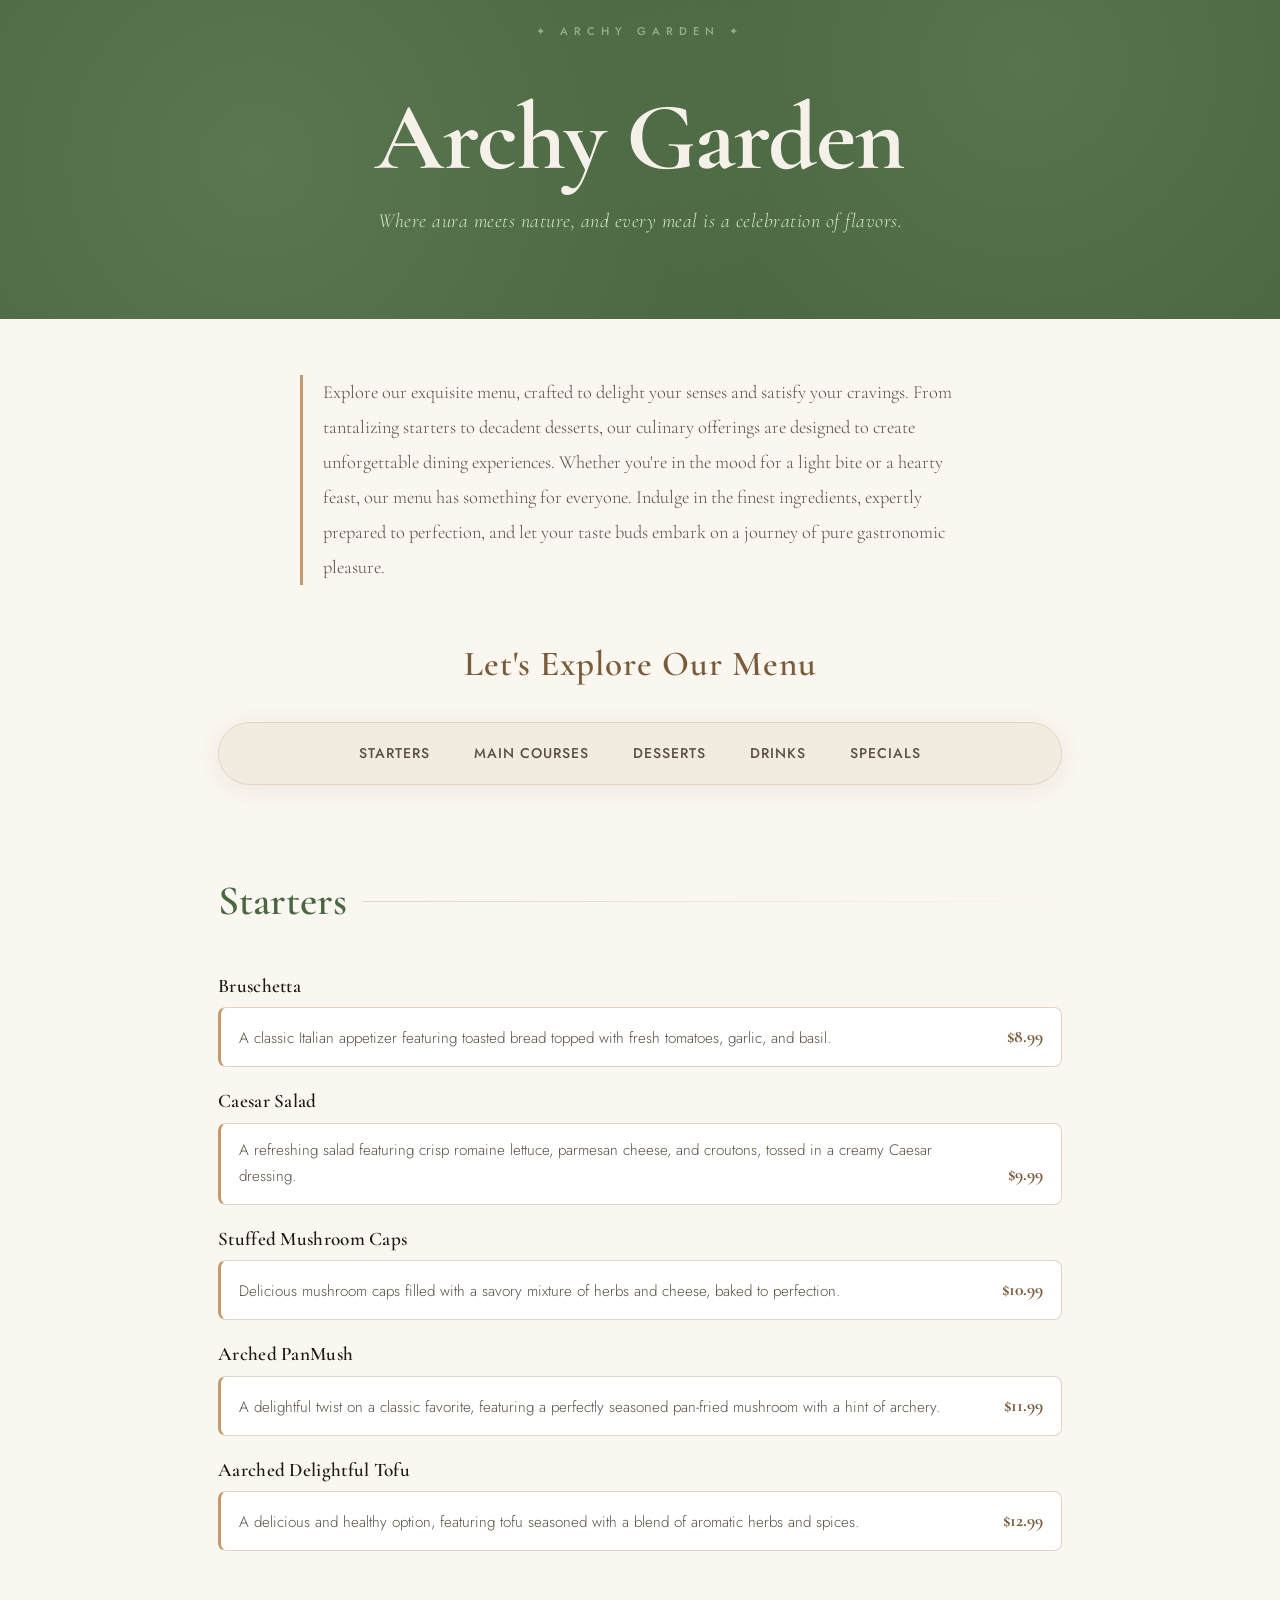
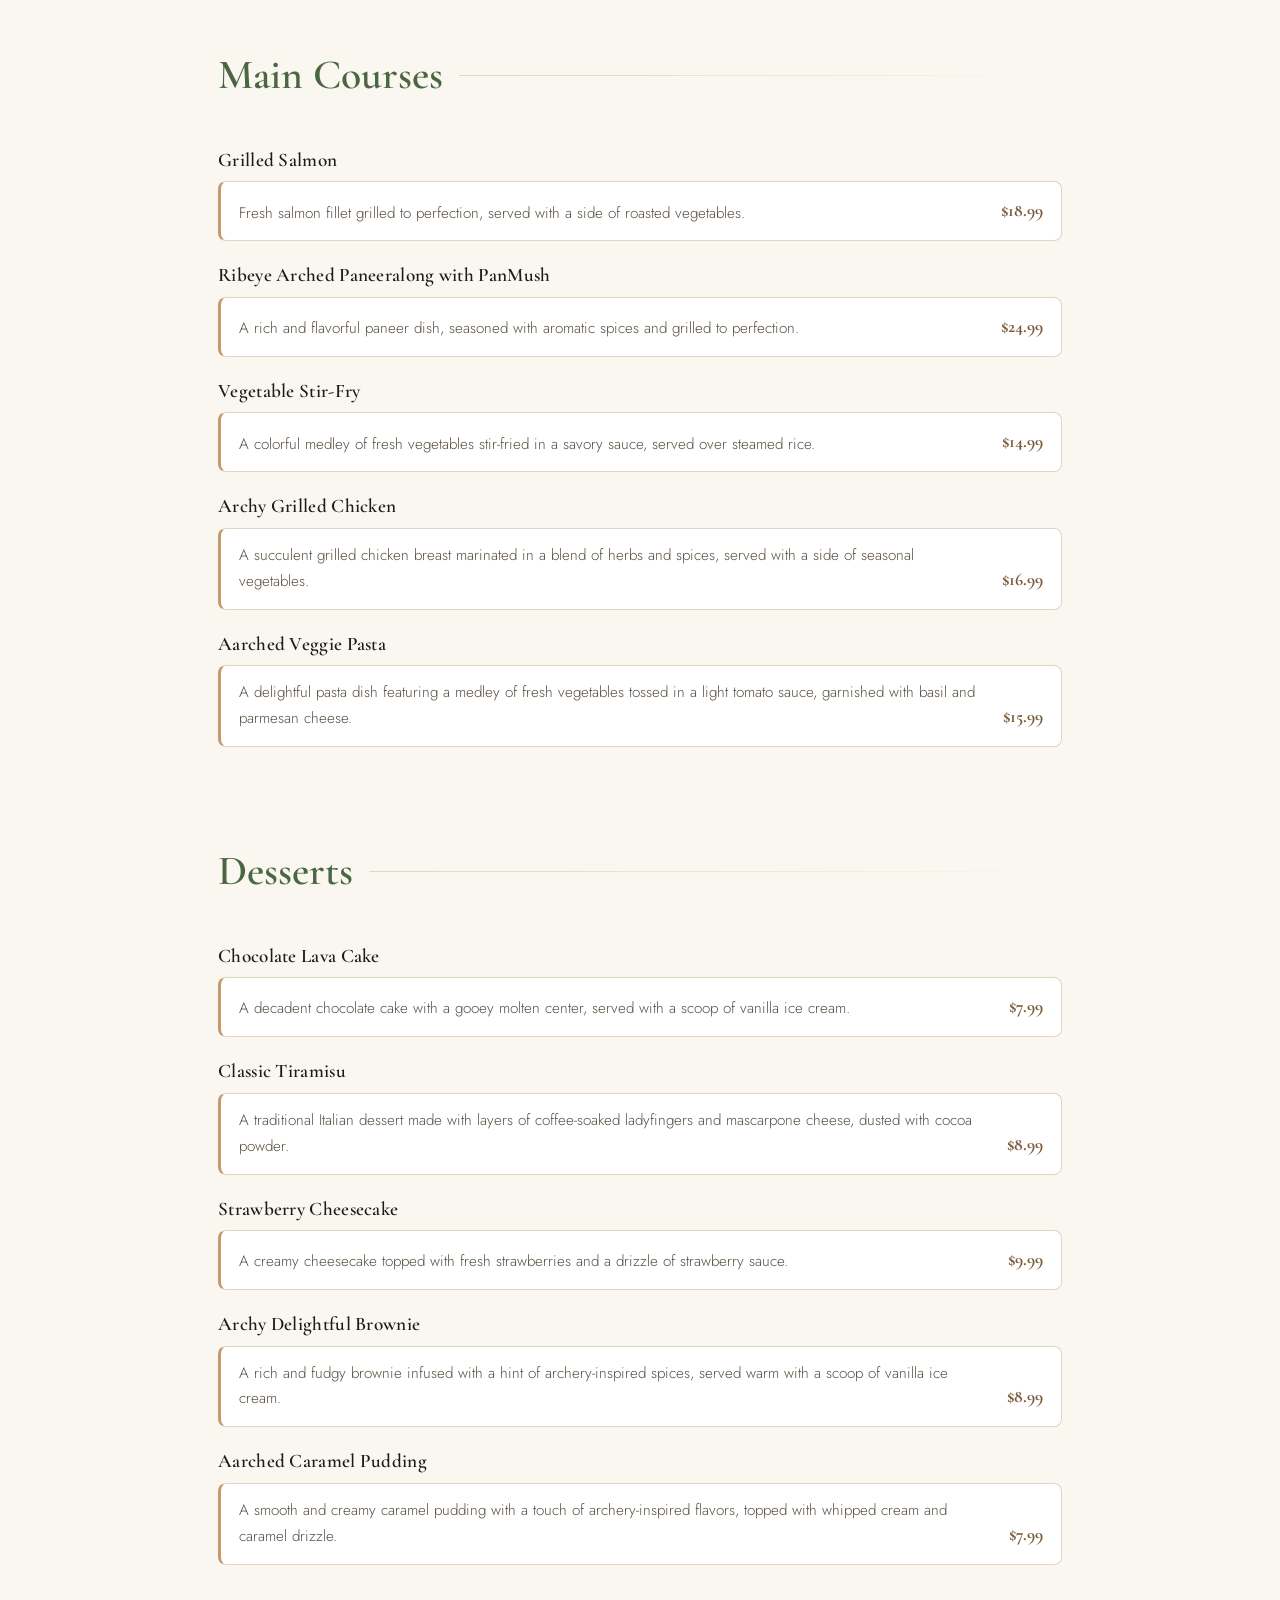
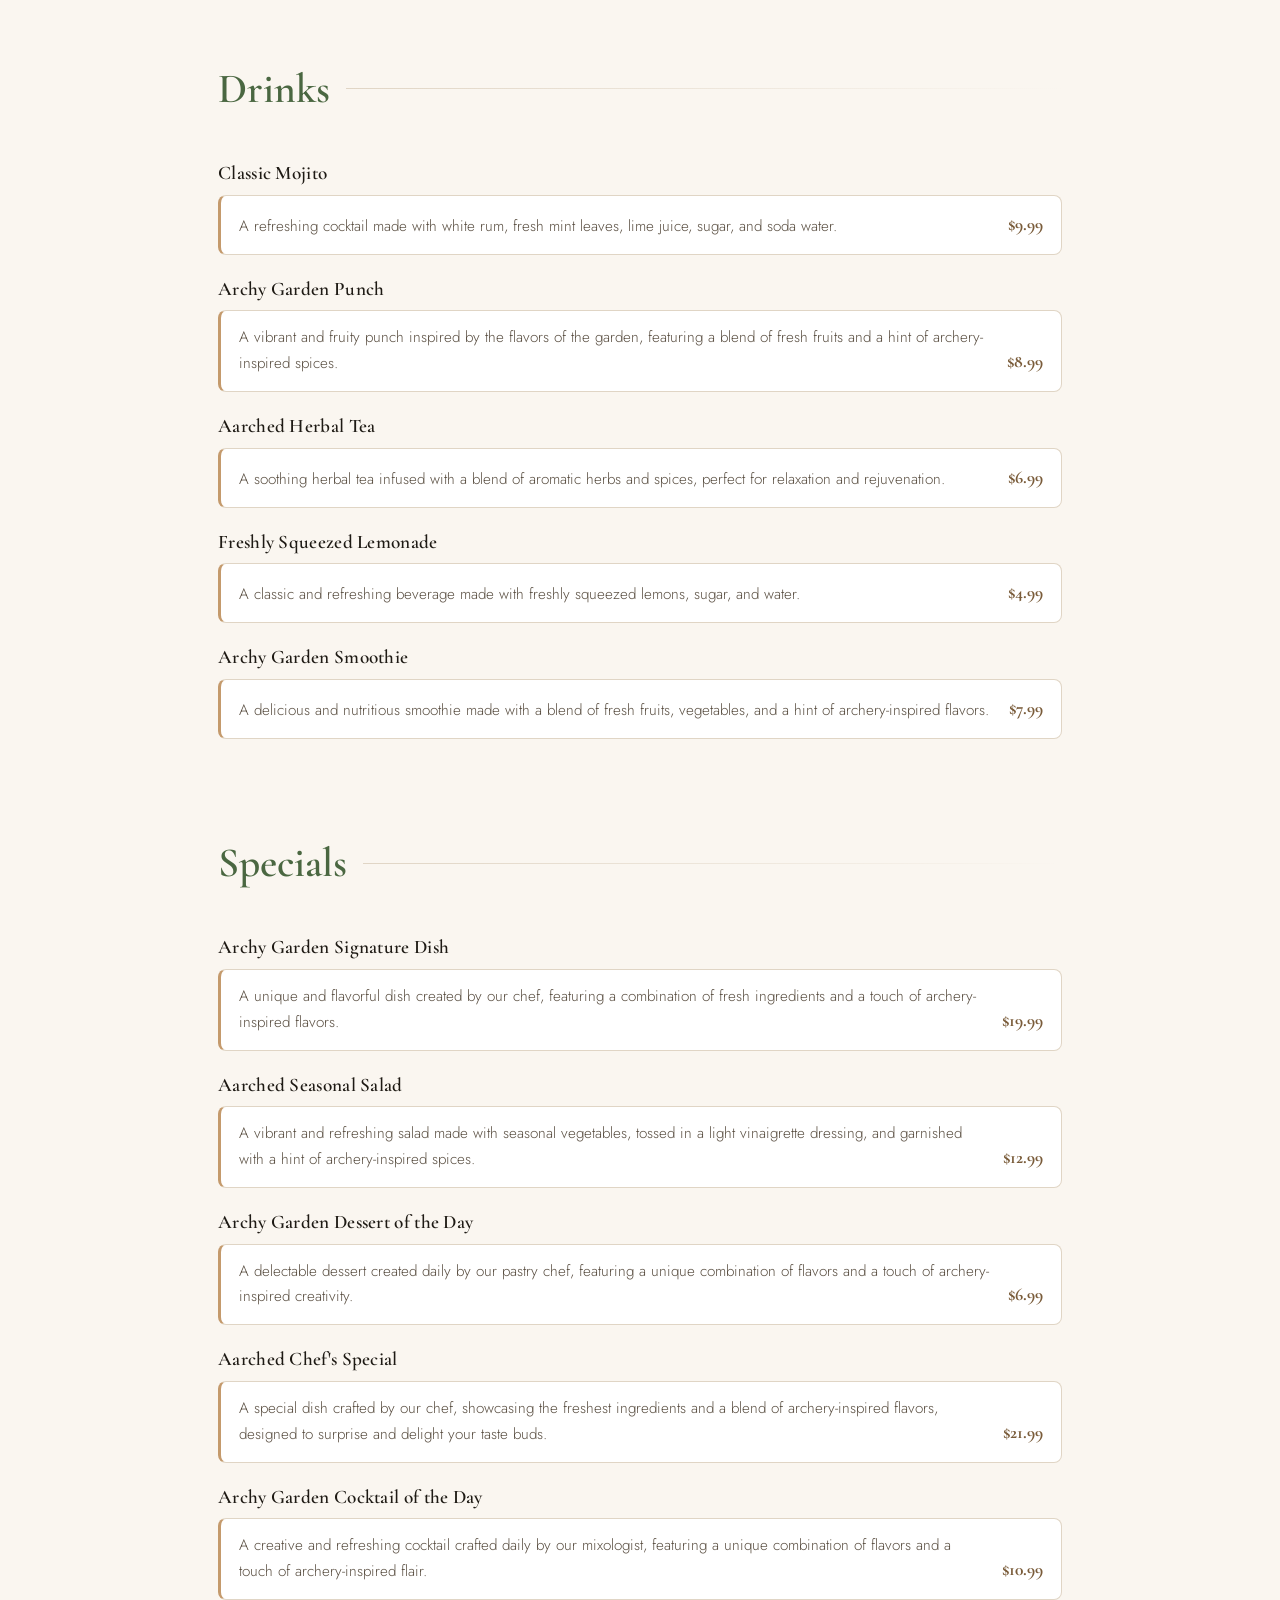
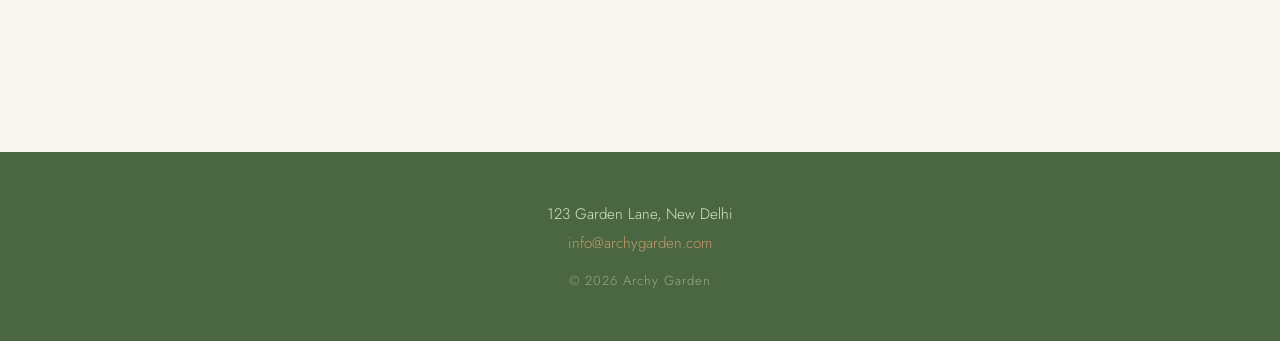
<file: Archy Garden-Menu-Management/index.html>
<!DOCTYPE html>
<html lang="en">

<head>
    <!-- Defines the character encoding for the webpage -->
    <meta charset="UTF-8">

    <!-- Makes the website responsive on different screen sizes -->
    <meta name="viewport" content="width=device-width, initial-scale=1.0">

    <!-- Title of the webpage shown in the browser tab -->
    <title>Hotel Menu Management</title>

    <!-- Links the external CSS stylesheet -->
    <link rel="stylesheet" href="style.css">
</head>

<body>

    <!-- Header section of the website -->
    <header>

        <!-- Main heading / restaurant name -->
        <h1>
            Archy Garden
        </h1>

        <!-- Restaurant tagline or slogan -->
        <p><em>
                Where aura meets nature, and every meal is a celebration of flavors.
            </em></p>
    </header>


    <!-- Main content section starts -->
    <main>

        <!-- Introductory paragraph about the restaurant menu -->
        <p>

            Explore our exquisite menu, crafted to delight your senses and satisfy your cravings.
            From tantalizing starters to decadent desserts, our culinary offerings are designed to create unforgettable
            dining experiences.
            Whether you're in the mood for a light bite or a hearty feast, our menu has something for everyone.
            Indulge in the finest ingredients, expertly prepared to perfection, and let your taste buds embark on a
            journey of pure gastronomic pleasure.

        </p>

        <!-- Menu exploration heading -->
        <h2>Let's Explore Our Menu</h2>

        <!-- Navigation menu for jumping to different sections -->
        <nav>
            <ul>
                <!-- Navigation link to starters section -->
                <li><a href="#starters">Starters</a></li>

                <!-- Navigation link to main courses section -->
                <li><a href="#mains">Main Courses</a></li>

                <!-- Navigation link to desserts section -->
                <li><a href="#desserts">Desserts</a></li>

                <!-- Navigation link to drinks section -->
                <li><a href="#drinks">Drinks</a></li>

                <!-- Navigation link to specials section -->
                <li><a href="#specials">Specials</a></li>
            </ul>
        </nav>

        <!-- Starters menu section -->
        <section id="starters">
            <h2>Starters</h2>

            <!-- Starter item -->
            <h3>Bruschetta</h3>
            <p>A classic Italian appetizer featuring toasted bread topped with fresh tomatoes, garlic, and basil. <span>
                    $8.99 </span></p>

            <!-- Starter item -->
            <h3>Caesar Salad</h3>
            <p>A refreshing salad featuring crisp romaine lettuce, parmesan cheese, and croutons, tossed in a creamy
                Caesar
                dressing. <span> $9.99 </span></p>

            <!-- Starter item -->
            <h3>Stuffed Mushroom Caps</h3>
            <p>Delicious mushroom caps filled with a savory mixture of herbs and cheese, baked to perfection. <span>
                    $10.99
                </span></p>

            <!-- Special starter item -->
            <h3>Arched PanMush</h3>
            <p>A delightful twist on a classic favorite, featuring a perfectly seasoned pan-fried mushroom with a hint
                of
                archery. <span> $11.99 </span></p>

            <!-- Healthy starter option -->
            <h3>Aarched Delightful Tofu</h3>
            <p>A delicious and healthy option, featuring tofu seasoned with a blend of aromatic herbs and spices. <span>
                    $12.99 </span></p>
        </section>

        <!-- Main courses section -->
        <section id="mains">
            <h2>Main Courses</h2>

            <!-- Main course item -->
            <h3>Grilled Salmon</h3>
            <p>Fresh salmon fillet grilled to perfection, served with a side of roasted vegetables. <span> $18.99
                </span>
            </p>

            <!-- Signature paneer dish -->
            <h3>Ribeye Arched Paneeralong with PanMush</h3>
            <p>A rich and flavorful paneer dish, seasoned with aromatic spices and grilled to perfection. <span> $24.99
                </span></p>

            <!-- Vegetarian dish -->
            <h3>Vegetable Stir-Fry</h3>
            <p>A colorful medley of fresh vegetables stir-fried in a savory sauce, served over steamed rice. <span>
                    $14.99
                </span></p>

            <!-- Chicken dish -->
            <h3>Archy Grilled Chicken</h3>
            <p>A succulent grilled chicken breast marinated in a blend of herbs and spices, served with a side of
                seasonal
                vegetables. <span> $16.99 </span></p>

            <!-- Pasta dish -->
            <h3>Aarched Veggie Pasta</h3>
            <p>A delightful pasta dish featuring a medley of fresh vegetables tossed in a light tomato sauce, garnished
                with
                basil and parmesan cheese. <span> $15.99 </span></p>
        </section>

        <!-- Desserts section -->
        <section id="desserts">
            <h2>Desserts</h2>

            <!-- Dessert item -->
            <h3>Chocolate Lava Cake</h3>
            <p>A decadent chocolate cake with a gooey molten center, served with a scoop of vanilla ice cream. <span>
                    $7.99
                </span></p>

            <!-- Italian dessert -->
            <h3>Classic Tiramisu</h3>
            <p>A traditional Italian dessert made with layers of coffee-soaked ladyfingers and mascarpone cheese, dusted
                with cocoa powder. <span> $8.99 </span></p>

            <!-- Cheesecake dessert -->
            <h3>Strawberry Cheesecake</h3>
            <p>A creamy cheesecake topped with fresh strawberries and a drizzle of strawberry sauce. <span> $9.99
                </span>
            </p>

            <!-- Brownie dessert -->
            <h3>Archy Delightful Brownie</h3>
            <p>A rich and fudgy brownie infused with a hint of archery-inspired spices, served warm with a scoop of
                vanilla
                ice cream. <span> $8.99 </span></p>

            <!-- Pudding dessert -->
            <h3>Aarched Caramel Pudding</h3>
            <p>A smooth and creamy caramel pudding with a touch of archery-inspired flavors, topped with whipped cream
                and
                caramel drizzle. <span> $7.99 </span></p>

        </section>

        <!-- Drinks section -->
        <section id="drinks">
            <h2>Drinks</h2>

            <!-- Drink item -->
            <h3>Classic Mojito</h3>
            <p>A refreshing cocktail made with white rum, fresh mint leaves, lime juice, sugar, and soda water. <span>
                    $9.99
                </span></p>

            <!-- Signature punch drink -->
            <h3>Archy Garden Punch</h3>
            <p>A vibrant and fruity punch inspired by the flavors of the garden, featuring a blend of fresh fruits and a
                hint of archery-inspired spices. <span> $8.99 </span></p>

            <!-- Herbal tea drink -->
            <h3>Aarched Herbal Tea</h3>
            <p>A soothing herbal tea infused with a blend of aromatic herbs and spices, perfect for relaxation and
                rejuvenation. <span> $6.99 </span></p>

            <!-- Lemonade drink -->
            <h3>Freshly Squeezed Lemonade</h3>
            <p>A classic and refreshing beverage made with freshly squeezed lemons, sugar, and water. <span> $4.99
                </span>
            </p>

            <!-- Smoothie drink -->
            <h3>Archy Garden Smoothie</h3>
            <p>A delicious and nutritious smoothie made with a blend of fresh fruits, vegetables, and a hint of
                archery-inspired
                flavors. <span> $7.99 </span></p>
        </section>

        <!-- Specials section -->
        <section id="specials">
            <h2>Specials</h2>

            <!-- Chef signature special dish -->
            <h3>Archy Garden Signature Dish</h3>
            <p>A unique and flavorful dish created by our chef, featuring a combination of fresh ingredients and a touch
                of
                archery-inspired flavors. <span> $19.99 </span></p>

            <!-- Seasonal salad special -->
            <h3>Aarched Seasonal Salad</h3>
            <p>A vibrant and refreshing salad made with seasonal vegetables, tossed in a light vinaigrette dressing, and
                garnished with a hint of archery-inspired spices. <span> $12.99 </span></p>

            <!-- Dessert of the day -->
            <h3>Archy Garden Dessert of the Day</h3>
            <p>A delectable dessert created daily by our pastry chef, featuring a unique combination of flavors and a
                touch
                of
                archery-inspired creativity. <span> $6.99 </span></p>

            <!-- Chef's recommended special -->
            <h3>Aarched Chef's Special</h3>
            <p>A special dish crafted by our chef, showcasing the freshest ingredients and a blend of archery-inspired
                flavors,
                designed to surprise and delight your taste buds. <span> $21.99 </span></p>

            <!-- Cocktail of the day -->
            <h3>Archy Garden Cocktail of the Day</h3>
            <p>A creative and refreshing cocktail crafted daily by our mixologist,
                featuring a unique combination of flavors and a touch of archery-inspired flair. <span> $10.99 </span>
            </p>
        </section>
    </main>

    <!-- Footer section of the website -->
    <footer>

        <!-- Contact information -->
        <address>
            123 Garden Lane, New Delhi

            <!-- Clickable email link -->
            <a href="mailto:info@archygarden.com">info@archygarden.com</a>
        </address>

        <!-- Copyright information -->
        <p>&copy; 2026 Archy Garden</p>
    </footer>

</body>

</html>
</file>
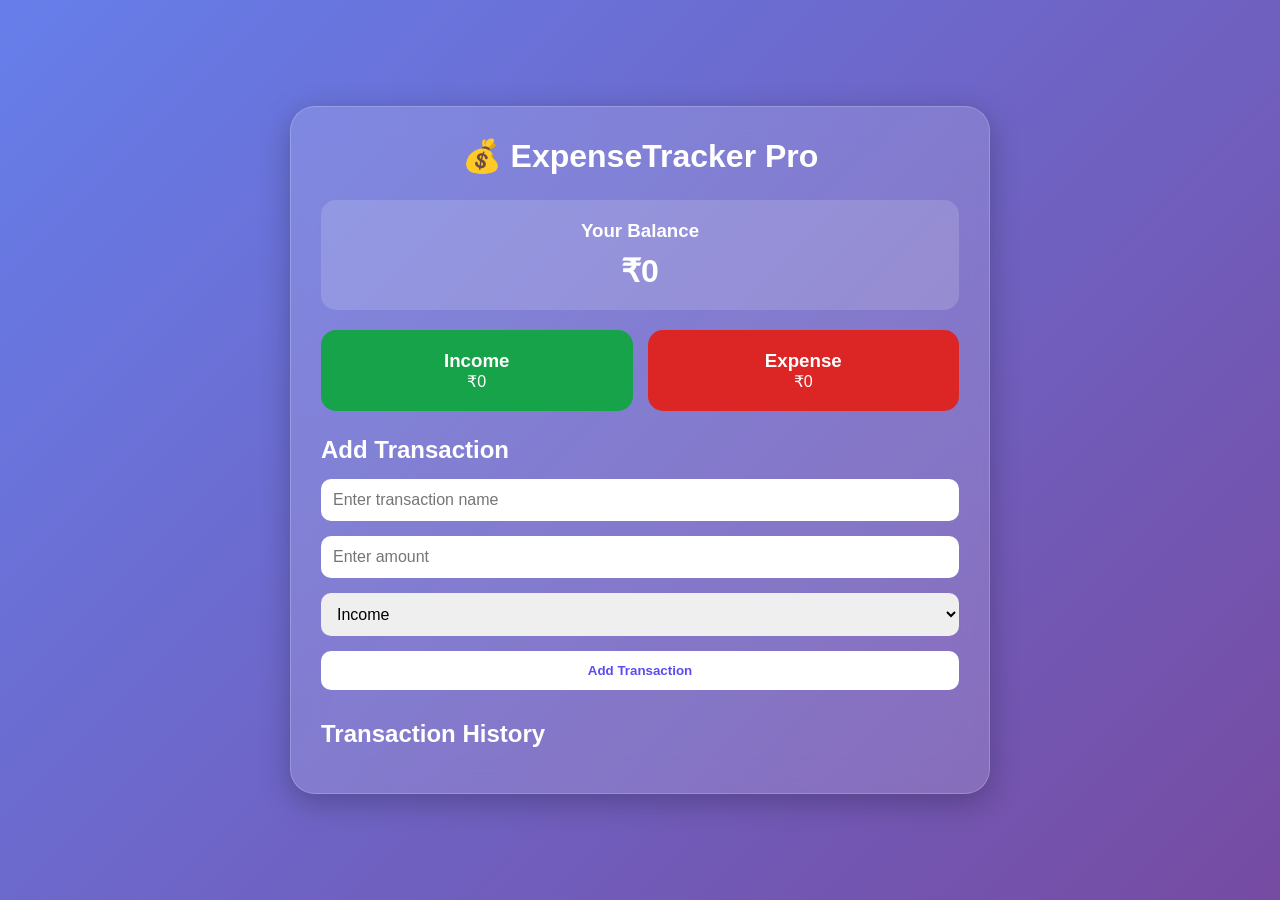
<file: Expense-Tracker/index.html>
<!DOCTYPE html>
<html lang="en">

<head>
    <meta charset="UTF-8">
    <meta name="viewport" content="width=device-width, initial-scale=1.0">
    <title>ExpenseTracker Pro</title>

    <link rel="stylesheet" href="style.css">
</head>

<body>

    <div class="container">

        <h1>💰 ExpenseTracker Pro</h1>

        <div class="balance-card">
            <h3>Your Balance</h3>
            <h2 id="balance">₹0</h2>
        </div>

        <div class="summary">

            <div class="income-box">
                <h3>Income</h3>
                <p id="income">₹0</p>
            </div>

            <div class="expense-box">
                <h3>Expense</h3>
                <p id="expense">₹0</p>
            </div>

        </div>

        <div class="form-container">

            <h2>Add Transaction</h2>

            <input
                type="text"
                id="text"
                placeholder="Enter transaction name">

            <input
                type="number"
                id="amount"
                placeholder="Enter amount">

            <select id="type">
                <option value="income">Income</option>
                <option value="expense">Expense</option>
            </select>

            <button id="addBtn">
                Add Transaction
            </button>

        </div>

        <div class="history">

            <h2>Transaction History</h2>

            <ul id="transaction-list"></ul>

        </div>

    </div>

    <script src="script.js"></script>

</body>

</html>
</file>
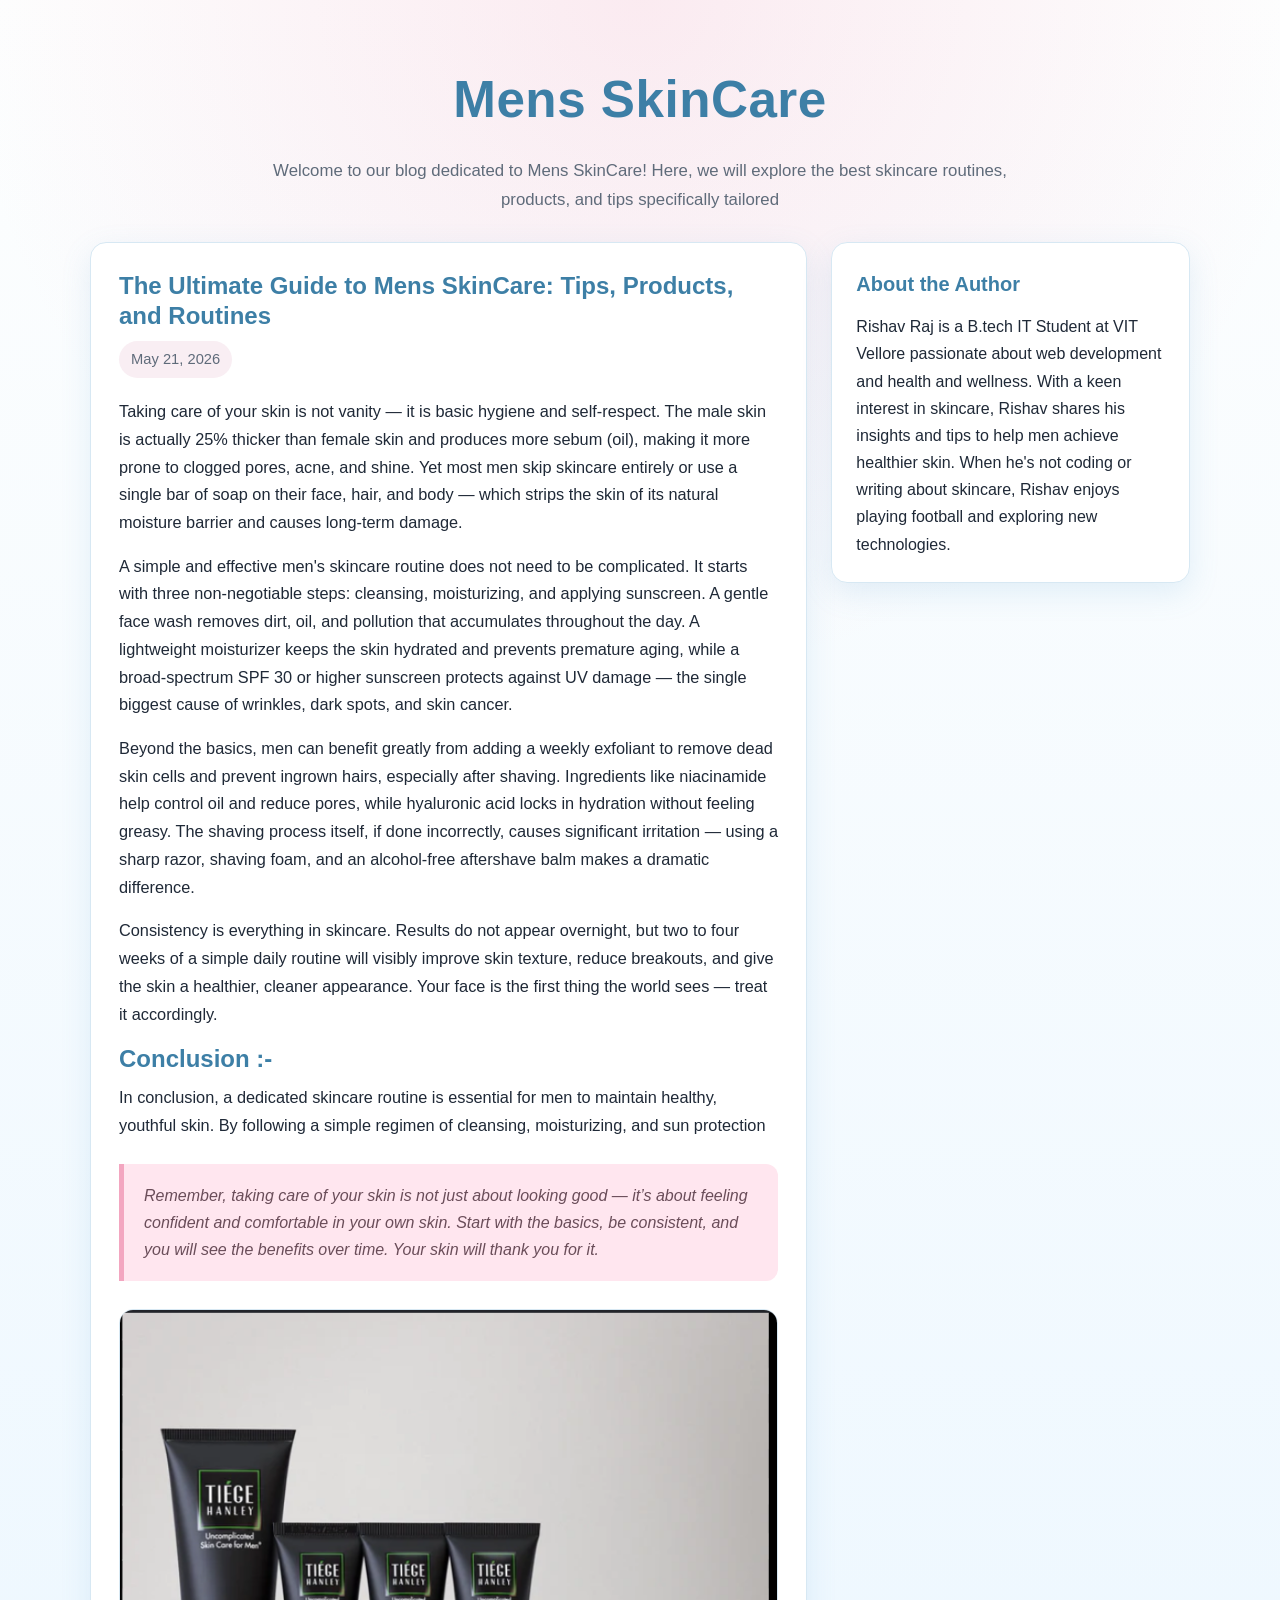
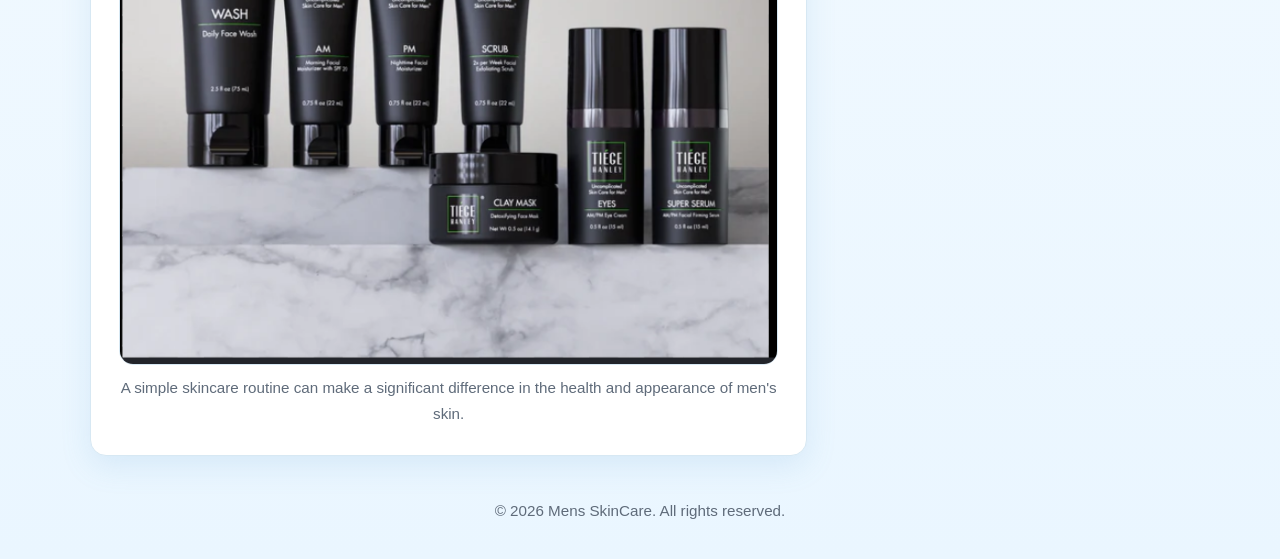
<file: Mens-Skincare-Blog/index.html>
<!DOCTYPE html>
<html lang="en">

<head>

    <!-- Defines the character encoding for the webpage -->
    <meta charset="UTF-8">

    <!-- Makes the webpage responsive on all devices -->
    <meta name="viewport" content="width=device-width, initial-scale=1.0">

    <!-- Title displayed in the browser tab -->
    <title> Mens SkinCare </title>

    <!-- Linking external CSS stylesheet -->
    <link rel=" stylesheet" href="blogstyle.css">
</head>

<body>

    <!-- Header section containing website title and introduction -->
    <header>

        <!-- Main heading of the blog -->
        <h1>Mens SkinCare</h1>

        <!-- Introductory paragraph -->
        <p>
            Welcome to our blog dedicated to Mens SkinCare!
            Here, we will explore the best skincare routines, products, and tips specifically tailored
        </p>
    </header>

    <!-- Main content section -->
    <main>

        <!-- Article section containing blog content -->
        <article>

            <!-- Main article heading -->
            <h2>
                The Ultimate Guide to Mens SkinCare: Tips, Products, and Routines
            </h2>

            <!-- Publication date of the article -->
            <time datetime="2026-05-21">May 21, 2026</time>

            <!-- Paragraph about importance of skincare -->
            <p>
                Taking care of your skin is not vanity — it is basic hygiene and self-respect.
                The male skin is actually 25% thicker than female skin and produces more sebum (oil),
                making it more prone to clogged pores, acne, and shine.
                Yet most men skip skincare entirely or use a single bar of soap on their face, hair, and body — which
                strips
                the skin of its natural moisture barrier and causes long-term damage.
            </p>

            <!-- Paragraph about basic skincare routine -->
            <p>
                A simple and effective men's skincare routine does not need to be complicated. It starts with three
                non-negotiable steps: cleansing, moisturizing, and applying sunscreen. A gentle face wash removes dirt,
                oil,
                and pollution that accumulates throughout the day. A lightweight moisturizer keeps the skin hydrated and
                prevents premature aging, while a broad-spectrum SPF 30 or higher sunscreen protects against UV damage —
                the
                single biggest cause of wrinkles, dark spots, and skin cancer.
            </p>

            <!-- Paragraph about advanced skincare tips -->
            <p>
                Beyond the basics, men can benefit greatly from adding a weekly exfoliant to remove dead skin cells and
                prevent ingrown hairs, especially after shaving. Ingredients like niacinamide help control oil and
                reduce
                pores, while hyaluronic acid locks in hydration without feeling greasy. The shaving process itself, if
                done
                incorrectly, causes significant irritation — using a sharp razor, shaving foam, and an alcohol-free
                aftershave balm makes a dramatic difference.
            </p>

            <!-- Paragraph about consistency in skincare -->
            <p>
                Consistency is everything in skincare. Results do not appear overnight, but two to four weeks of a
                simple
                daily routine will visibly improve skin texture, reduce breakouts, and give the skin a healthier,
                cleaner
                appearance. Your face is the first thing the world sees — treat it accordingly.
            </p>

            <!-- Extra closing paragraph tag present in original code -->
            </p>

            <!-- Conclusion heading -->
            <h2>
                Conclusion :-
            </h2>

            <!-- Conclusion paragraph -->
            <p>
                In conclusion, a dedicated skincare routine is essential for men to maintain healthy, youthful skin.
                By following a simple regimen of cleansing, moisturizing, and sun protection
            </p>

            <!-- Inspirational skincare quote -->
            <blockquote>
                Remember, taking care of your skin is not just about looking good — it’s about feeling confident and
                comfortable in your own skin.
                Start with the basics, be consistent, and you will see the benefits over time. Your skin will thank you
                for it.
            </blockquote>

            <!-- Figure section containing image and caption -->
            <figure>

                <!-- Image related to skincare -->
                <img src="skincare.jpg.png" alt="Mens SkinCare">

                <!-- Caption describing the image -->
                <figcaption>
                    A simple skincare routine can make a significant difference in the health and appearance of men's
                    skin.
                </figcaption>
            </figure>
        </article>

        <!-- Sidebar section containing author information -->
        <aside>

            <!-- Sidebar heading -->
            <h3>About the Author</h3>

            <!-- Author description -->
            <p>
                Rishav Raj is a B.tech IT Student at VIT Vellore
                passionate about web development and health and wellness.
                With a keen interest in skincare, Rishav shares his insights and tips to help men achieve healthier
                skin.
                When he's not coding or writing about skincare, Rishav enjoys playing football and exploring new
                technologies.
            </p>
        </aside>
    </main>

    <!-- Footer section -->
    <footer>

        <!-- Copyright information -->
        <p>
            &copy; 2026 Mens SkinCare. All rights reserved.
        </p>
    </footer>

</body>

</html>
</file>
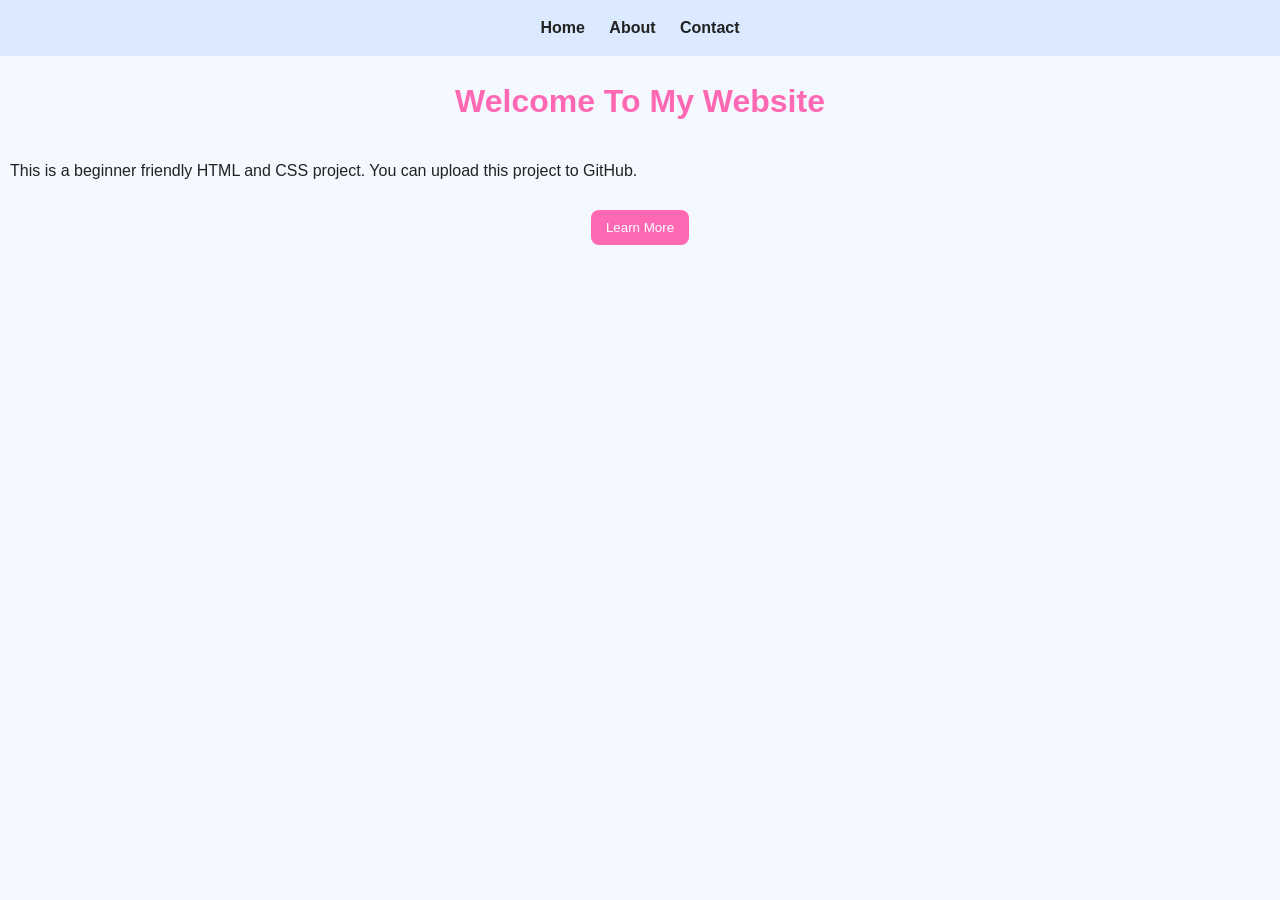
<file: my-website-project/index.html>
<!DOCTYPE html>
<html lang="en">

<head>

    <!-- Character encoding -->
    <meta charset="UTF-8">

    <!-- Responsive website -->
    <meta name="viewport" content="width=device-width, initial-scale=1.0">

    <!-- Website title -->
    <title>My First Website</title>

    <!-- Connecting external CSS file -->
    <link rel="stylesheet" href="style.css">

</head>

<body>

    <!-- Navigation bar -->
    <nav>
        <a href="#">Home</a>
        <a href="#">About</a>
        <a href="#">Contact</a>
    </nav>

    <!-- Main heading -->
    <h1>Welcome To My Website</h1>

    <!-- Paragraph -->
    <p>
        This is a beginner friendly HTML and CSS project.
        You can upload this project to GitHub.
    </p>

    <!-- Button -->
    <center>
        <button>Learn More</button>
    </center>

</body>

</html>
</file>
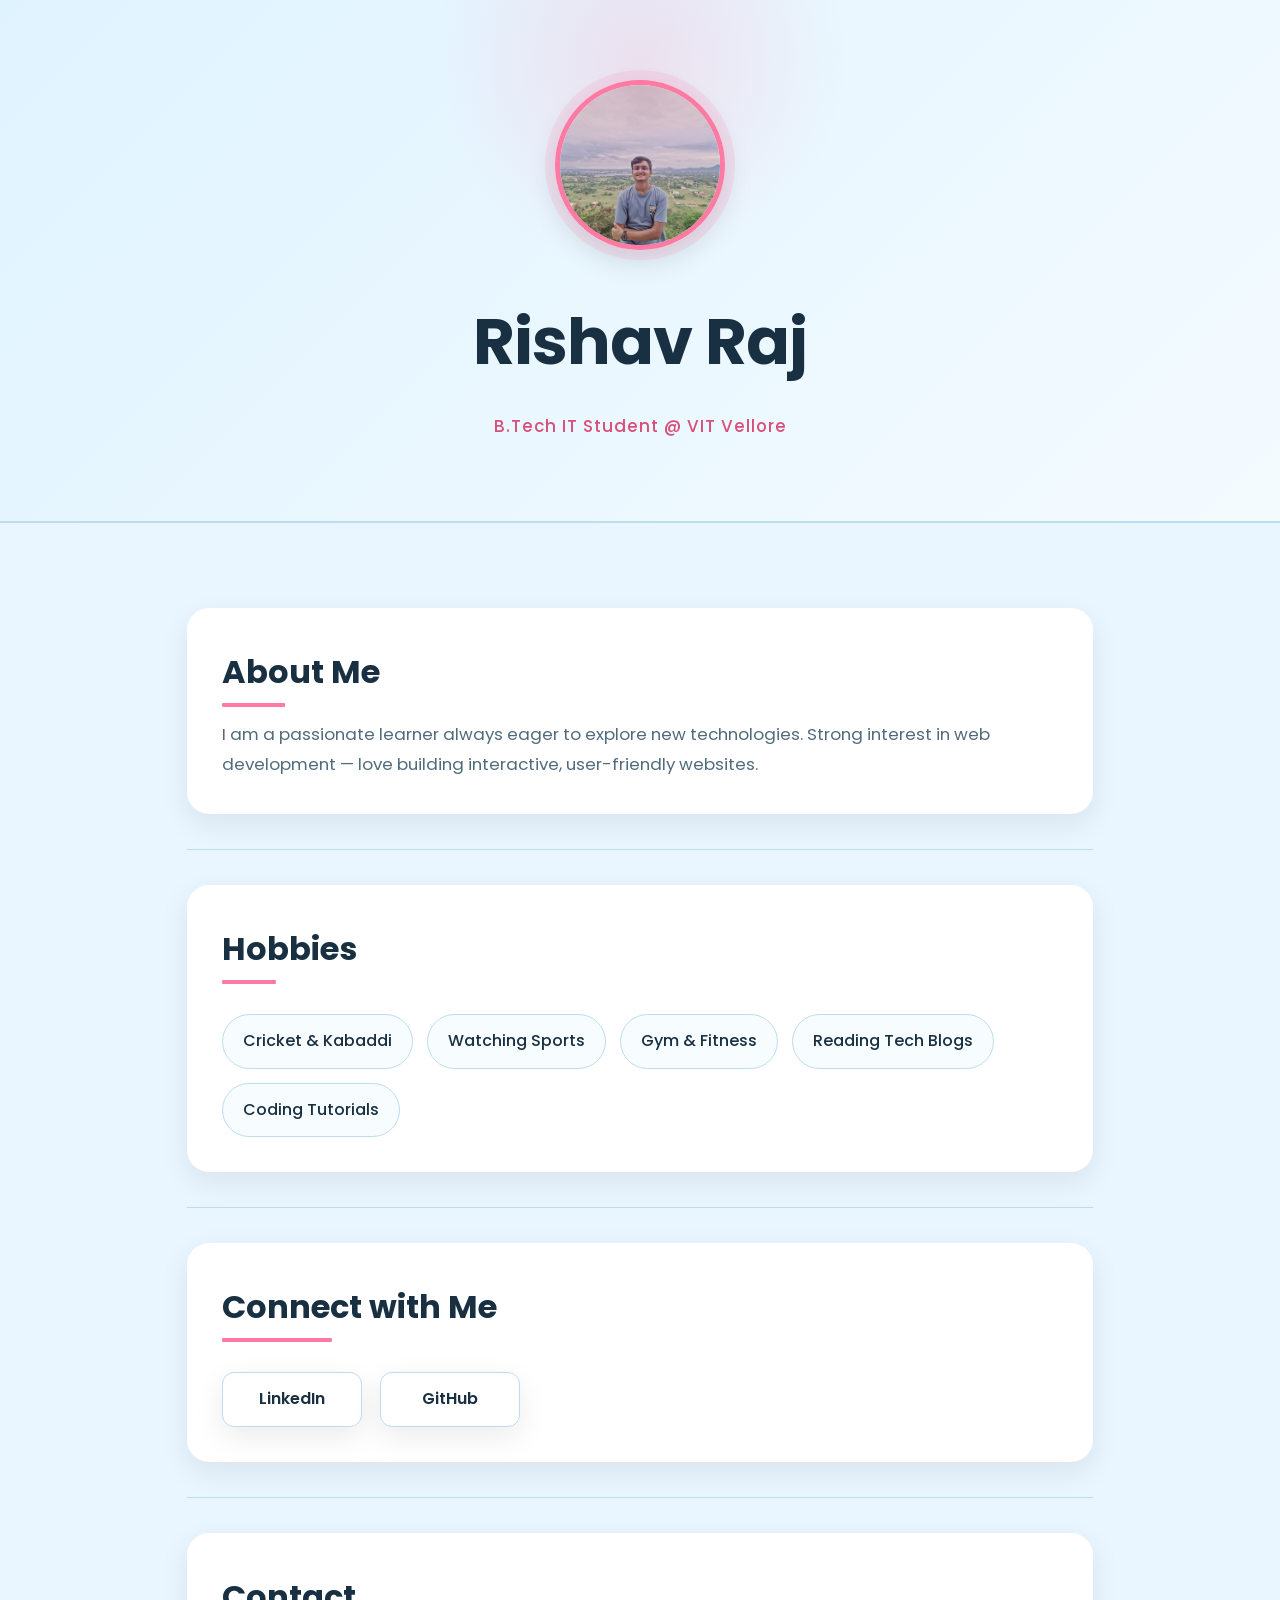
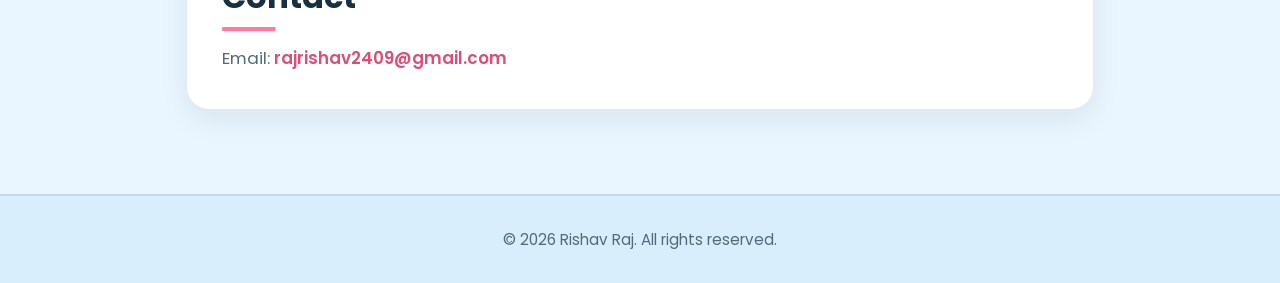
<file: Personal-Profile/index.html>
<!DOCTYPE html>
<html lang="en">

<!--
  ╔══════════════════════════════════════════════════════════╗
  ║         Personal Profile Page — Rishav Raj               ║
  ║         Project 1 : HTML & CSS Practice                  ║
  ║                                                          ║
  ║  HTML  : Written by Rishav Raj                           ║
  ║  CSS   : Designed with assistance from   AI              ║
  ║                                                          ║
  ╚══════════════════════════════════════════════════════════╝
-->

<head>
    <meta charset="UTF-8">
    <meta name="viewport" content="width=device-width, initial-scale=1.0">
    <title>Personal Profile - Rishav Raj</title>
    <link rel="stylesheet" href="style.css">

    
</head>

<body>

    <!-- ── HEADER: profile photo + name + tagline ── -->
    <header>
        <img src="image.jpeg" alt="Rishav Raj">
        <h1>Rishav Raj</h1>
        <p>B.Tech IT Student @ VIT Vellore</p>
    </header>

    <hr>

    <main>

        <!-- ── SECTION 1: About Me ── -->
        <section>
            <h2>About Me</h2>
            <p>I am a passionate learner always eager to explore new technologies.
            Strong interest in web development — love building interactive,
            user-friendly websites.</p>
        </section>

        <hr>

        <!-- ── SECTION 2: Hobbies (pill tags) ── -->
        <section>
            <h2>Hobbies</h2>
            <ul>
                <li>Cricket &amp; Kabaddi</li>
                <li>Watching Sports</li>
                <li>Gym &amp; Fitness</li>
                <li>Reading Tech Blogs</li>
                <li>Coding Tutorials</li>
            </ul>
        </section>

        <hr>

        <!-- ── SECTION 3: Social links (class="connect-links" for button style) ── -->
        <section>
            <h2>Connect with Me</h2>
            <ul class="connect-links">
                <li><a href="https://www.linkedin.com/in/rishav-raj-a4b22a382" target="_blank">LinkedIn</a></li>
                <li><a href="https://github.com/Rishav2409" target="_blank">GitHub</a></li>
            </ul>
        </section>

        <hr>

        <!-- ── SECTION 4: Contact ── -->
        <section>
            <h2>Contact</h2>
            <p>Email: <a href="mailto:rajrishav2409@gmail.com">rajrishav2409@gmail.com</a></p>
        </section>

    </main>

    <hr>

    <!-- ── FOOTER: copyright ── -->
    <footer>
        <p>&copy; 2026 Rishav Raj. All rights reserved.</p>
    </footer>

</body>
</html>
</file>
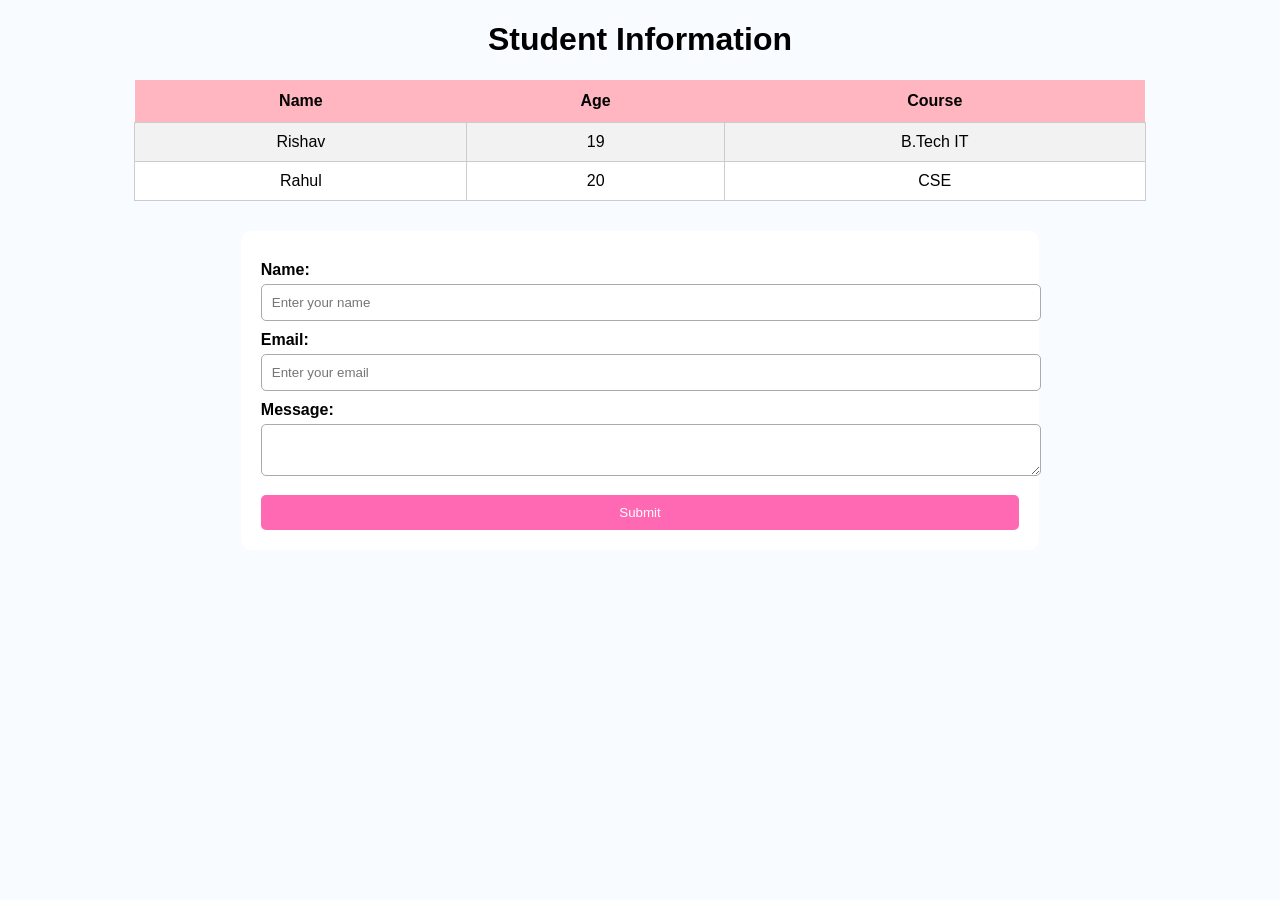
<file: student-form-project/index.html>
<!DOCTYPE html>
<html lang="en">

<head>

    <!-- Character encoding -->
    <meta charset="UTF-8">

    <!-- Responsive website -->
    <meta name="viewport" content="width=device-width, initial-scale=1.0">

    <!-- Page title -->
    <title>Table And Form</title>

    <!-- Linking CSS -->
    <link rel="stylesheet" href="style.css">

</head>

<body>

    <!-- Main heading -->
    <h1 align="center">Student Information</h1>

    <!-- Table starts -->
    <table>

        <!-- Table heading row -->
        <tr>
            <th>Name</th>
            <th>Age</th>
            <th>Course</th>
        </tr>

        <!-- Row 1 -->
        <tr>
            <td>Rishav</td>
            <td>19</td>
            <td>B.Tech IT</td>
        </tr>

        <!-- Row 2 -->
        <tr>
            <td>Rahul</td>
            <td>20</td>
            <td>CSE</td>
        </tr>

    </table>

    <!-- Form starts -->
    <form>

        <!-- Name input -->
        <label for="name">Name:</label>
        <input type="text" id="name" placeholder="Enter your name">

        <!-- Email input -->
        <label for="email">Email:</label>
        <input type="email" id="email" placeholder="Enter your email">

        <!-- Message box -->
        <label for="message">Message:</label>
        <textarea id="message"></textarea>

        <!-- Submit button -->
        <input type="submit" value="Submit">

    </form>

</body>

</html>
</file>
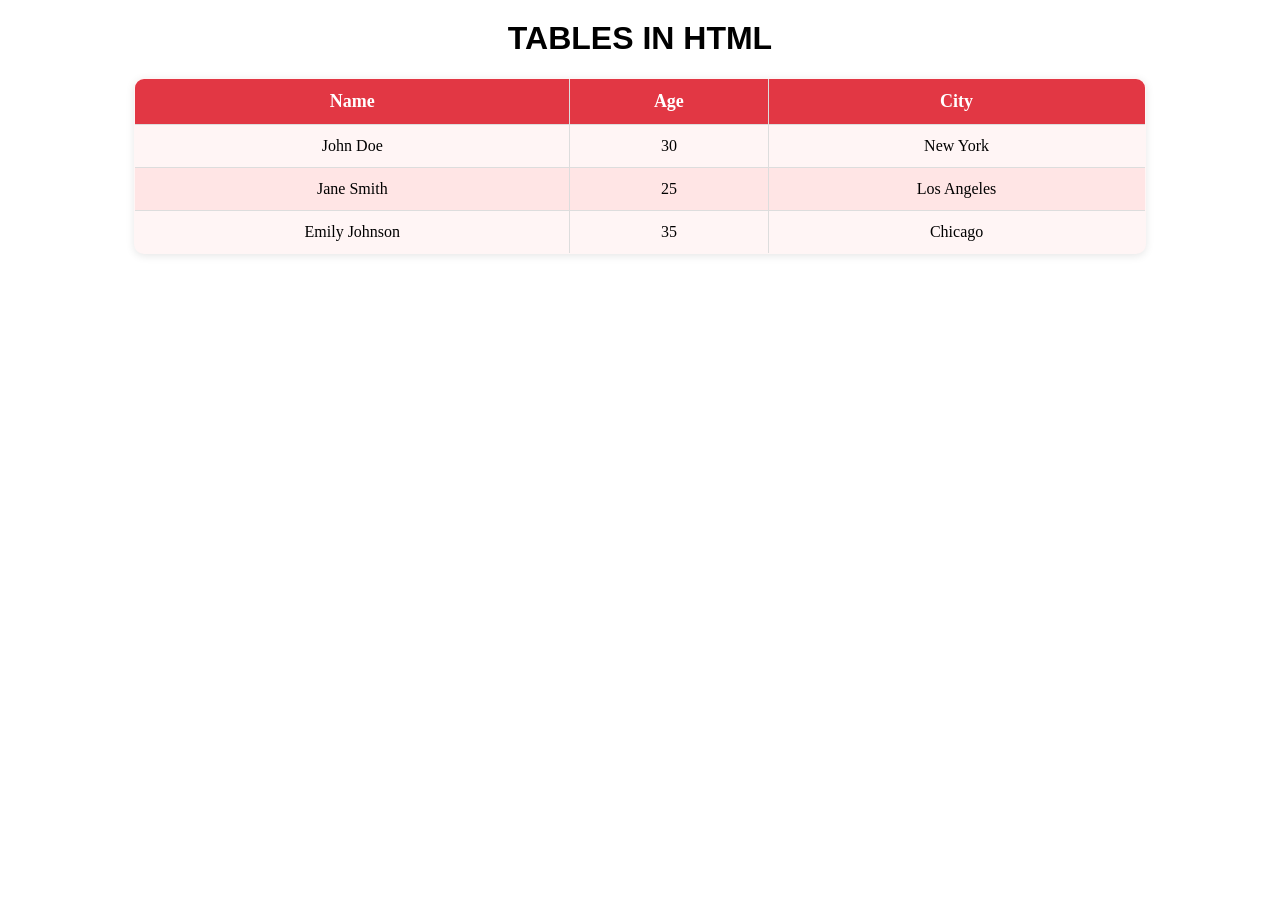
<file: tables.html>
<!DOCTYPE html>
<html lang="en">

<head>
    <!-- Meta Information -->
    <meta charset="UTF-8">
    <meta name="viewport" content="width=device-width, initial-scale=1.0">

    <!-- Page Title -->
    <title>Tables in HTML</title>

    <!-- Internal CSS -->
    <style>

        /* Table Styling */
        table {
            width: 80%;
            margin: 20px auto;
            border-collapse: collapse;
            background-color: #fff5f5;
            box-shadow: 0 2px 8px rgba(0, 0, 0, 0.1);
            border-radius: 10px;
            overflow: hidden;
        }

        /* Table Header */
        th {
            background-color: #e23744;
            color: white;
            padding: 12px;
            text-align: center;
            font-size: 18px;
        }

        /* Table Data */
        td {
            padding: 12px;
            text-align: center;
            border-bottom: 1px solid #ddd;
        }

        /* Alternate Row Colors */
        tr:nth-child(even) {
            background-color: #ffe5e5;
        }

        /* Hover Effect */
        tr:hover {
            background-color: #ffcccc;
            transition: 0.3s;
        }

        /* Borders */
        table,
        th,
        td {
            border: 1px solid #ddd;
        }

        /* Heading Styling */
        h1 {
            text-align: center;
            margin-top: 20px;
            font-family: Arial, sans-serif;
        }

    </style>
</head>

<body>

    <!-- Main Heading -->
    <h1>TABLES IN HTML</h1>

    <!-- Table Starts -->
    <table>

        <!-- Table Head -->
        <thead>
            <tr>
                <th>Name</th>
                <th>Age</th>
                <th>City</th>
            </tr>
        </thead>

        <!-- Table Body -->
        <tbody>

            <tr>
                <td>John Doe</td>
                <td>30</td>
                <td>New York</td>
            </tr>

            <tr>
                <td>Jane Smith</td>
                <td>25</td>
                <td>Los Angeles</td>
            </tr>

            <tr>
                <td>Emily Johnson</td>
                <td>35</td>
                <td>Chicago</td>
            </tr>

        </tbody>
    </table>

</body>
</html>
</file>
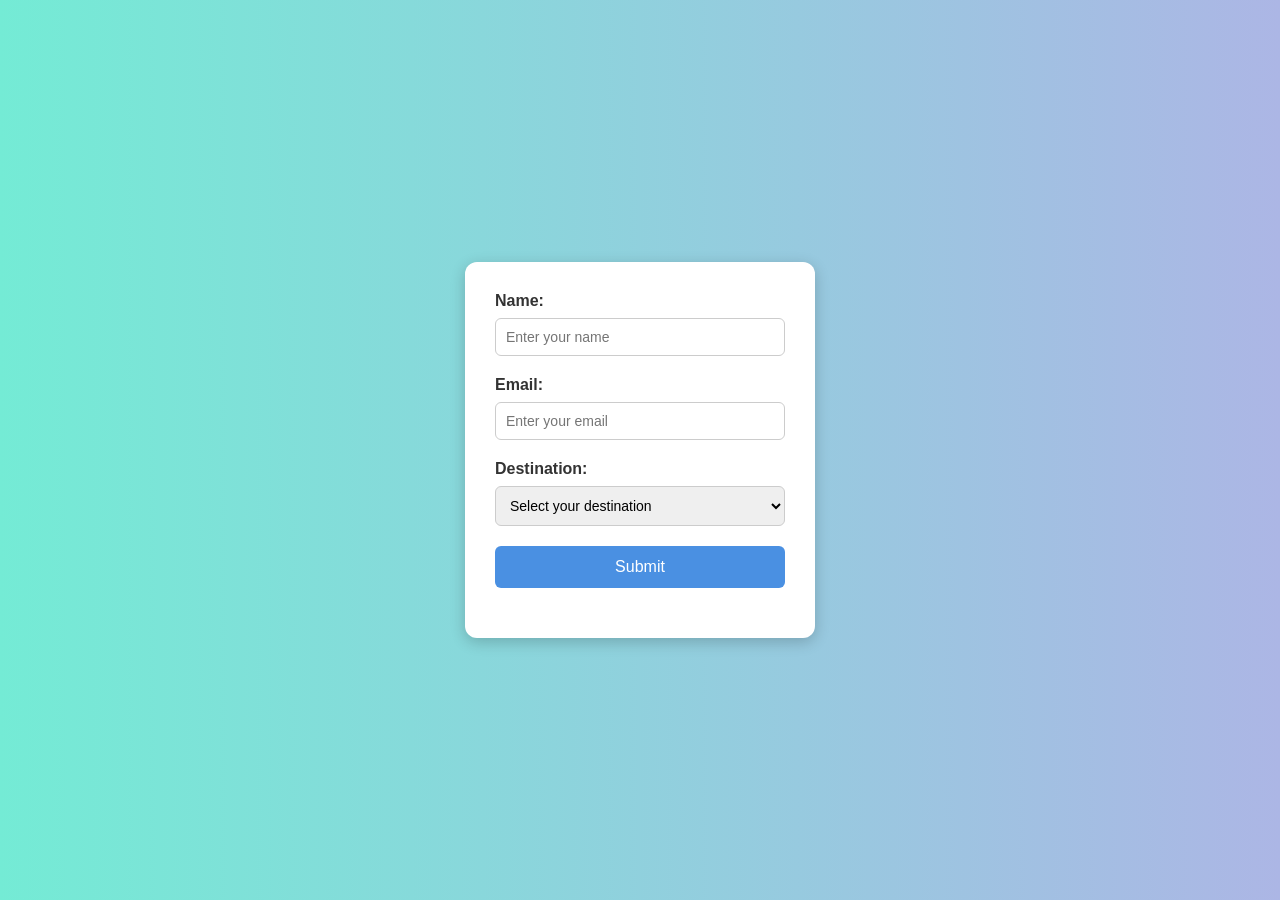
<file: travel-form.html>
<!DOCTYPE html>
<html lang="en">

<head>

    <!-- Meta Information -->
    <meta charset="UTF-8">
    <meta name="viewport" content="width=device-width, initial-scale=1.0">

    <!-- Page Title -->
    <title>TravelStud.com - Travel Booking Form</title>

    <!-- Internal CSS -->
    <style>

        /* Reset Default Browser Styling */
        * {
            margin: 0;
            padding: 0;
            box-sizing: border-box;
        }

        /* Body Styling */
        body {
            font-family: Arial, sans-serif;
            background: linear-gradient(to right, #74ebd5, #ACB6E5);
            height: 100vh;
            display: flex;
            justify-content: center;
            align-items: center;
        }

        /* Form Container */
        form {
            background-color: white;
            padding: 30px;
            border-radius: 12px;
            width: 350px;
            box-shadow: 0 4px 15px rgba(0, 0, 0, 0.2);
        }

        /* Form Sections */
        form div {
            margin-bottom: 20px;
        }

        /* Labels */
        label {
            display: block;
            margin-bottom: 8px;
            font-weight: bold;
            color: #333;
        }

        /* Input Fields & Select Box */
        input,
        select {
            width: 100%;
            padding: 10px;
            border: 1px solid #ccc;
            border-radius: 6px;
            font-size: 14px;
            transition: 0.3s;
        }

        /* Focus Effect */
        input:focus,
        select:focus {
            border-color: #4a90e2;
            outline: none;
            box-shadow: 0 0 5px rgba(74, 144, 226, 0.5);
        }

        /* Submit Button */
        button {
            width: 100%;
            padding: 12px;
            background-color: #4a90e2;
            color: white;
            border: none;
            border-radius: 6px;
            font-size: 16px;
            cursor: pointer;
            transition: 0.3s;
        }

        /* Button Hover Effect */
        button:hover {
            background-color: #357ABD;
        }

    </style>

</head>

<body>

    <!-- Travel Booking Form -->
    <form action="">

        <!-- Name Input -->
        <div>
            <label for="name">Name:</label>
            <input id="name" type="text" placeholder="Enter your name">
        </div>

        <!-- Email Input -->
        <div>
            <label for="email">Email:</label>
            <input id="email" type="email" placeholder="Enter your email">
        </div>

        <!-- Destination Dropdown -->
        <div>
            <label for="destination">Destination:</label>

            <select id="destination">

                <option value="">Select your destination</option>

                <option value="bali">Bali</option>
                <option value="paris">Paris</option>
                <option value="tokyo">Tokyo</option>

            </select>
        </div>

        <!-- Submit Button -->
        <div>
            <button type="submit">Submit</button>
        </div>

    </form>

</body>
</html>
</file>
<file: Archy Garden-Menu-Management/style.css>
/*
  ╔══════════════════════════════════════════════════════════╗
  ║         Archy Garden — Restaurant Menu                   ║
  ║         CSS designed with Claude AI (Anthropic)          ║
  ║         HTML written independently by Rishav Raj         ║
  ╚══════════════════════════════════════════════════════════╝
*/

@import url('https://fonts.googleapis.com/css2?family=Cormorant+Garamond:ital,wght@0,400;0,600;0,700;1,400&family=Jost:wght@300;400;500&display=swap');

/* ── CSS VARIABLES ── */
:root {
  --bg:          #faf6f0;
  --surface:     #f2ebe0;
  --card:        #ffffff;
  --accent:      #7a5c3a;
  --accent-light:#c49a6c;
  --green:       #4a6741;
  --green-light: #d4e6c3;
  --text:        #1e1a14;
  --text-soft:   #5a4f42;
  --muted:       #9c8f82;
  --border:      #e0d5c5;
  --shadow:      0 4px 24px rgba(90, 60, 20, 0.08);
}

/* ── RESET ── */
*, *::before, *::after {
  margin: 0;
  padding: 0;
  box-sizing: border-box;
}

html { scroll-behavior: smooth; }

body {
  background: var(--bg);
  color: var(--text);
  font-family: 'Jost', sans-serif;
  font-weight: 300;
  line-height: 1.75;
  overflow-x: hidden;
}

/* ════════════════════════════════════
   HEADER
════════════════════════════════════ */
header {
  position: relative;
  background: var(--green);
  text-align: center;
  padding: 90px 24px 80px;
  overflow: hidden;
}

header::before {
  content: '';
  position: absolute;
  inset: 0;
  background-image:
    radial-gradient(circle at 20% 50%, rgba(212, 230, 195, 0.12) 0%, transparent 50%),
    radial-gradient(circle at 80% 20%, rgba(212, 230, 195, 0.10) 0%, transparent 40%);
  pointer-events: none;
}

header::after {
  content: '\2726  ARCHY GARDEN  \2726';
  position: absolute;
  top: 22px;
  left: 50%;
  transform: translateX(-50%);
  font-family: 'Jost', sans-serif;
  font-size: 0.7rem;
  font-weight: 500;
  letter-spacing: 6px;
  color: rgba(212, 230, 195, 0.55);
  white-space: nowrap;
}

header h1 {
  font-family: 'Cormorant Garamond', serif;
  font-size: clamp(3.2rem, 8vw, 6rem);
  font-weight: 700;
  color: #f5f0e8;
  letter-spacing: -1px;
  line-height: 1;
  margin-bottom: 18px;
  position: relative;
}

header p {
  font-family: 'Cormorant Garamond', serif;
  font-style: italic;
  font-size: clamp(1rem, 2.5vw, 1.25rem);
  color: var(--green-light);
  letter-spacing: 0.5px;
  position: relative;
}

/* ════════════════════════════════════
   MAIN
════════════════════════════════════ */
main {
  max-width: 900px;
  margin: 0 auto;
  padding: 56px 28px 80px;
}

main > p {
  font-family: 'Cormorant Garamond', serif;
  font-size: 1.15rem;
  color: var(--text-soft);
  line-height: 1.9;
  max-width: 680px;
  margin: 0 auto 48px;
  border-left: 3px solid var(--accent-light);
  padding-left: 20px;
}

main > h2 {
  font-family: 'Cormorant Garamond', serif;
  font-size: clamp(1.6rem, 3vw, 2.2rem);
  font-weight: 600;
  color: var(--accent);
  text-align: center;
  letter-spacing: 1px;
  margin-bottom: 28px;
}

/* ════════════════════════════════════
   NAV — sticky pill bar
════════════════════════════════════ */
nav {
  background: var(--surface);
  border: 1px solid var(--border);
  border-radius: 60px;
  padding: 10px 16px;
  margin-bottom: 64px;
  position: sticky;
  top: 16px;
  z-index: 100;
  box-shadow: var(--shadow);
}

nav ul {
  list-style: none;
  display: flex;
  flex-wrap: wrap;
  justify-content: center;
  gap: 4px;
}

nav ul li a {
  display: inline-block;
  padding: 8px 20px;
  border-radius: 40px;
  text-decoration: none;
  font-size: 0.88rem;
  font-weight: 500;
  letter-spacing: 1px;
  text-transform: uppercase;
  color: var(--text-soft);
  transition: all 0.25s ease;
}

nav ul li a:hover {
  background: var(--green);
  color: #f5f0e8;
}

/* ════════════════════════════════════
   SECTIONS
════════════════════════════════════ */
section {
  margin-bottom: 72px;
  padding-top: 16px;
}

section h2 {
  font-family: 'Cormorant Garamond', serif;
  font-size: clamp(1.8rem, 4vw, 2.6rem);
  font-weight: 600;
  color: var(--green);
  margin-bottom: 32px;
  display: flex;
  align-items: center;
  gap: 16px;
}

section h2::after {
  content: '';
  flex: 1;
  height: 1px;
  background: linear-gradient(to right, var(--border), transparent);
}

/* item name */
section h3 {
  font-family: 'Cormorant Garamond', serif;
  font-size: 1.2rem;
  font-weight: 600;
  color: var(--text);
  margin-bottom: 4px;
  letter-spacing: 0.3px;
}

/* item card */
section p {
  background: var(--card);
  border: 1px solid var(--border);
  border-left: 3px solid var(--accent-light);
  border-radius: 8px;
  padding: 14px 18px;
  margin-bottom: 18px;
  color: var(--text-soft);
  font-size: 0.95rem;
  line-height: 1.7;
  display: flex;
  justify-content: space-between;
  align-items: flex-end;
  gap: 16px;
  transition: box-shadow 0.2s ease, border-left-color 0.2s ease;
}

section p:hover {
  box-shadow: var(--shadow);
  border-left-color: var(--green);
}

/* price */
section p span {
  font-family: 'Cormorant Garamond', serif;
  font-size: 1.1rem;
  font-weight: 700;
  color: var(--accent);
  white-space: nowrap;
  flex-shrink: 0;
}

/* ════════════════════════════════════
   FOOTER
════════════════════════════════════ */
footer {
  background: var(--green);
  color: var(--green-light);
  text-align: center;
  padding: 48px 24px;
  font-size: 0.9rem;
}

footer address {
  font-style: normal;
  margin-bottom: 12px;
  font-size: 0.95rem;
  line-height: 1.9;
}

footer address a {
  color: var(--accent-light);
  text-decoration: none;
  display: block;
  transition: opacity 0.2s;
}

footer address a:hover {
  opacity: 0.75;
  text-decoration: underline;
}

footer p {
  background: none !important;
  border: none !important;
  padding: 0 !important;
  display: block !important;
  color: rgba(212, 230, 195, 0.55);
  font-size: 0.82rem;
  letter-spacing: 1px;
}

/* ════════════════════════════════════
   RESPONSIVE
════════════════════════════════════ */
@media (max-width: 600px) {
  header         { padding: 70px 20px 60px; }
  main           { padding: 40px 18px 60px; }
  nav            { border-radius: 16px; top: 8px; }
  nav ul li a    { padding: 7px 12px; font-size: 0.8rem; }
  section p      { flex-direction: column; align-items: flex-start; gap: 8px; }
}
</file>
<file: Expense-Tracker/style.css>
*{
    margin:0;
    padding:0;
    box-sizing:border-box;
    font-family:'Segoe UI',sans-serif;
}

body{

    min-height:100vh;

    display:flex;
    justify-content:center;
    align-items:center;

    padding:20px;

    background:linear-gradient(
    135deg,
    #667eea,
    #764ba2
    );
}

.container{

    width:100%;
    max-width:700px;

    background:rgba(255,255,255,0.15);

    backdrop-filter:blur(15px);

    border:1px solid rgba(255,255,255,0.2);

    border-radius:25px;

    padding:30px;

    color:white;

    box-shadow:
    0 8px 30px rgba(0,0,0,.25);
}

h1{
    text-align:center;
    margin-bottom:25px;
}

.balance-card{

    background:rgba(255,255,255,.15);

    padding:20px;

    border-radius:15px;

    text-align:center;

    margin-bottom:20px;
}

.balance-card h2{
    margin-top:10px;
    font-size:2rem;
}

.summary{

    display:grid;

    grid-template-columns:1fr 1fr;

    gap:15px;

    margin-bottom:25px;
}

.income-box,
.expense-box{

    padding:20px;

    border-radius:15px;

    text-align:center;
}

.income-box{
    background:#16a34a;
}

.expense-box{
    background:#dc2626;
}

.form-container{

    display:flex;

    flex-direction:column;

    gap:15px;

    margin-bottom:30px;
}

input,
select{

    padding:12px;

    border:none;

    border-radius:10px;

    font-size:1rem;
}

button{

    padding:12px;

    border:none;

    border-radius:10px;

    cursor:pointer;

    background:white;

    color:#5b4cf0;

    font-weight:bold;

    transition:.3s;
}

button:hover{

    transform:translateY(-3px);

    box-shadow:0 5px 15px rgba(0,0,0,.2);
}

.history h2{
    margin-bottom:15px;
}

#transaction-list{
    list-style:none;
}

.transaction{

    display:flex;

    justify-content:space-between;

    align-items:center;

    padding:15px;

    margin-bottom:10px;

    border-radius:10px;

    background:rgba(255,255,255,.15);
}

.income{
    border-right:5px solid #22c55e;
}

.expense{
    border-right:5px solid #ef4444;
}

.delete-btn{

    background:#ef4444;

    color:white;

    padding:5px 10px;

    border-radius:6px;
}

@media(max-width:600px){

.summary{
    grid-template-columns:1fr;
}

}
</file>
<file: Mens-Skincare-Blog/blogstyle.css>
/*
  Mens SkinCare Blog - Presentable CSS
  Save this file as: style.css
  Link it inside <head> with:
  <link rel="stylesheet" href="style.css">
*/

:root {
    --bg: #eaf6ff;
    --surface: #ffffff;
    --surface-2: #f9eef3;
    --text: #1f2937;
    --muted: #5f6b7a;
    --primary: #5ba4cf;
    --primary-dark: #3d7fa6;
    --accent: #f3a6c0;
    --accent-soft: #ffe6ef;
    --border: #d7e8f3;
    --shadow: 0 10px 30px rgba(91, 164, 207, 0.15);
    --radius: 16px;
}

* {
    box-sizing: border-box;
}

html {
    scroll-behavior: smooth;
}

body {
    margin: 0;
    font-family: Arial, Helvetica, sans-serif;
    line-height: 1.7;
    color: var(--text);
    background:
        radial-gradient(circle at top, rgba(243, 166, 192, 0.22), transparent 30%),
        linear-gradient(180deg, #fdfefe 0%, var(--bg) 100%);
}

header,
main,
footer {
    width: min(1100px, calc(100% - 32px));
    margin: 0 auto;
}

header {
    padding: 56px 24px 28px;
    text-align: center;
}

header h1 {
    margin: 0 0 14px;
    font-size: clamp(2.2rem, 4vw, 3.5rem);
    letter-spacing: 0.5px;
    color: var(--primary-dark);
}

header p {
    margin: 0 auto;
    max-width: 760px;
    color: var(--muted);
    font-size: 1.05rem;
}

main {
    display: grid;
    grid-template-columns: 2fr 1fr;
    gap: 24px;
    align-items: start;
    padding: 0 0 32px;
}

article,
aside {
    background: var(--surface);
    border: 1px solid var(--border);
    border-radius: var(--radius);
    box-shadow: var(--shadow);
}

article {
    padding: 28px;
}

article h2 {
    margin: 0 0 10px;
    color: var(--primary-dark);
    line-height: 1.25;
}

article time {
    display: inline-block;
    margin-bottom: 18px;
    padding: 6px 12px;
    border-radius: 999px;
    background: var(--surface-2);
    color: var(--muted);
    font-size: 0.92rem;
}

article p {
    margin: 0 0 16px;
    font-size: 1.02rem;
}

article p:last-of-type {
    margin-bottom: 0;
}

article h2 + time + p {
    margin-top: 2px;
}

blockquote {
    margin: 24px 0;
    padding: 18px 20px;
    border-left: 5px solid var(--accent);
    background: var(--accent-soft);
    border-radius: 0 12px 12px 0;
    color: #6a4d59;
    font-style: italic;
}

figure {
    margin: 28px 0 0;
    padding: 0;
}

figure img {
    display: block;
    width: 100%;
    height: auto;
    border-radius: 14px;
    border: 1px solid var(--border);
    object-fit: cover;
}

figcaption {
    margin-top: 10px;
    font-size: 0.95rem;
    color: var(--muted);
    text-align: center;
}

aside {
    position: sticky;
    top: 20px;
    padding: 24px;
}

aside h3 {
    margin: 0 0 12px;
    color: var(--primary-dark);
    font-size: 1.25rem;
}

aside p {
    margin: 0;
    color: var(--text);
}

footer {
    padding: 10px 24px 36px;
    text-align: center;
    color: var(--muted);
    font-size: 0.95rem;
}

footer p {
    margin: 0;
}

/* Responsive design */
@media (max-width: 900px) {
    main {
        grid-template-columns: 1fr;
    }

    aside {
        position: static;
    }
}

@media (max-width: 600px) {
    header {
        padding-top: 36px;
    }

    article,
    aside {
        padding: 20px;
    }

    header h1 {
        font-size: 2rem;
    }

    article p,
    header p,
    aside p {
        font-size: 0.98rem;
    }
}
</file>
<file: my-website-project/style.css>
/* =========================================
   GLOBAL WEBSITE STYLING
   Beginner Friendly CSS File
   ========================================= */

/* Apply style to the whole webpage */
body {
    background-color: #f4f8ff;   /* Light blue background */
    color: #222222;              /* Dark text color */
    font-family: Arial, sans-serif; /* Simple readable font */
    margin: 0;                   /* Remove default spacing */
    padding: 0;
    line-height: 1.6;            /* Better readability */
}

/* Style for main heading */
h1 {
    color: #ff69b4;              /* Cherry blossom pink */
    text-align: center;          /* Center align text */
    margin-top: 20px;
}

/* Style for smaller headings */
h2, h3 {
    color: #444444;
}

/* Paragraph styling */
p {
    padding: 10px;
    font-size: 16px;
}

/* Navigation bar styling */
nav {
    background-color: #dbeafe;
    padding: 15px;
    text-align: center;
}

/* Navigation links */
nav a {
    text-decoration: none;
    color: #222;
    margin: 10px;
    font-weight: bold;
}

/* Hover effect for links */
nav a:hover {
    color: #ff69b4;
}

/* Button styling */
button {
    background-color: #ff69b4;
    color: white;
    border: none;
    padding: 10px 15px;
    border-radius: 8px;
    cursor: pointer;
}

/* Button hover effect */
button:hover {
    background-color: #ff1493;
}
</file>
<file: Personal-Profile/style.css>
/* ═══════════════════════════════════════════════════
   Personal Profile Website - Rishav Raj
   Modern Responsive CSS Design
   Designed for GitHub Portfolio Upload
   ═══════════════════════════════════════════════════ */

/* ─────────────────────────────────────────────
   IMPORTING GOOGLE FONTS
   ───────────────────────────────────────────── */
@import url('https://fonts.googleapis.com/css2?family=Poppins:wght@300;400;500;600;700&display=swap');

/* ─────────────────────────────────────────────
   CSS VARIABLES (COLOR PALETTE)
   ───────────────────────────────────────────── */
:root {

    /* Main background */
    --bg-color: #eaf6ff;

    /* Secondary background */
    --surface-color: #d9eefc;

    /* White card */
    --card-color: #ffffff;

    /* Accent color */
    --accent-color: #ff7aa2;

    /* Darker accent */
    --accent-dark: #d94f79;

    /* Main text */
    --text-color: #183042;

    /* Soft paragraph text */
    --soft-text: #506b7b;

    /* Border color */
    --border-color: #bdddee;

    /* Shadow */
    --shadow:
        0 10px 30px rgba(0, 0, 0, 0.08);
}

/* ─────────────────────────────────────────────
   RESET DEFAULT STYLES
   ───────────────────────────────────────────── */
* {
    margin: 0;
    padding: 0;
    box-sizing: border-box;
}

/* Smooth scrolling */
html {
    scroll-behavior: smooth;
}

/* ─────────────────────────────────────────────
   BODY STYLING
   ───────────────────────────────────────────── */
body {

    background: var(--bg-color);

    color: var(--text-color);

    font-family: 'Poppins', sans-serif;

    line-height: 1.8;

    min-height: 100vh;

    overflow-x: hidden;
}

/* ─────────────────────────────────────────────
   HEADER SECTION
   ───────────────────────────────────────────── */
header {

    background: linear-gradient(
        135deg,
        #dff3ff,
        #f4fbff
    );

    text-align: center;

    padding: 80px 20px;

    position: relative;

    overflow: hidden;

    border-bottom: 1px solid var(--border-color);
}

/* Decorative glow effect */
header::before {

    content: "";

    position: absolute;

    width: 420px;
    height: 420px;

    background: radial-gradient(
        circle,
        rgba(255, 122, 162, 0.18) 0%,
        transparent 70%
    );

    top: -150px;
    left: 50%;

    transform: translateX(-50%);
}

/* ─────────────────────────────────────────────
   PROFILE IMAGE
   ───────────────────────────────────────────── */
header img {

    width: 170px;
    height: 170px;

    border-radius: 50%;

    object-fit: cover;

    border: 5px solid var(--accent-color);

    box-shadow:
        0 0 0 10px rgba(255, 122, 162, 0.15),
        0 12px 30px rgba(0, 0, 0, 0.12);

    margin-bottom: 24px;

    transition: transform 0.3s ease;
}

/* Hover effect on image */
header img:hover {
    transform: scale(1.04);
}

/* ─────────────────────────────────────────────
   MAIN HEADING
   ───────────────────────────────────────────── */
header h1 {

    font-size: clamp(2.5rem, 6vw, 4rem);

    font-weight: 700;

    margin-bottom: 12px;

    color: var(--text-color);

    letter-spacing: -1px;
}

/* Tagline text */
header p {

    color: var(--accent-dark);

    font-size: 1.05rem;

    font-weight: 500;

    letter-spacing: 1px;
}

/* ─────────────────────────────────────────────
   HORIZONTAL LINE
   ───────────────────────────────────────────── */
hr {

    border: none;

    border-top: 1px solid var(--border-color);

    width: 100%;
}

/* ─────────────────────────────────────────────
   MAIN CONTENT AREA
   ───────────────────────────────────────────── */
main {

    max-width: 950px;

    margin: auto;

    padding: 50px 22px;
}

/* ─────────────────────────────────────────────
   SECTION DESIGN
   ───────────────────────────────────────────── */
section {

    background: var(--card-color);

    padding: 35px;

    border-radius: 22px;

    margin: 35px 0;

    box-shadow: var(--shadow);

    transition:
        transform 0.3s ease,
        box-shadow 0.3s ease;
}

/* Section hover effect */
section:hover {

    transform: translateY(-4px);

    box-shadow:
        0 15px 35px rgba(0, 0, 0, 0.10);
}

/* ─────────────────────────────────────────────
   SECTION HEADINGS
   ───────────────────────────────────────────── */
section h2 {

    font-size: 2rem;

    margin-bottom: 18px;

    color: var(--text-color);

    position: relative;

    display: inline-block;
}

/* Underline effect */
section h2::after {

    content: "";

    position: absolute;

    left: 0;
    bottom: -6px;

    width: 100%;
    height: 4px;

    background: var(--accent-color);

    border-radius: 10px;

    transform: scaleX(0.4);

    transform-origin: left;

    transition: transform 0.3s ease;
}

/* Hover underline animation */
section:hover h2::after {

    transform: scaleX(1);
}

/* ─────────────────────────────────────────────
   PARAGRAPH TEXT
   ───────────────────────────────────────────── */
section p {

    color: var(--soft-text);

    font-size: 1.05rem;
}

/* ─────────────────────────────────────────────
   HOBBY LIST
   ───────────────────────────────────────────── */
section ul {

    list-style: none;

    display: flex;

    flex-wrap: wrap;

    gap: 14px;

    margin-top: 18px;
}

/* Hobby pill design */
section ul li {

    background: #f7fcff;

    border: 1px solid var(--border-color);

    padding: 12px 20px;

    border-radius: 999px;

    font-weight: 500;

    transition: all 0.3s ease;

    cursor: default;
}

/* Hover effect */
section ul li:hover {

    background: var(--accent-color);

    color: white;

    border-color: var(--accent-color);

    transform: translateY(-3px);
}

/* ─────────────────────────────────────────────
   SOCIAL LINKS
   ───────────────────────────────────────────── */
.connect-links {

    display: flex;

    gap: 18px;

    flex-wrap: wrap;
}

/* Remove inherited list style */
.connect-links li {

    padding: 0 !important;

    background: none !important;

    border: none !important;
}

/* Social buttons */
.connect-links a {

    text-decoration: none;

    background: var(--card-color);

    border: 1px solid var(--border-color);

    color: var(--text-color);

    padding: 12px 26px;

    border-radius: 12px;

    font-weight: 600;

    transition: all 0.3s ease;

    display: inline-flex;

    align-items: center;

    justify-content: center;

    min-width: 140px;

    box-shadow: var(--shadow);
}

/* Social button hover */
.connect-links a:hover {

    background: var(--accent-color);

    color: white;

    border-color: var(--accent-color);

    transform: translateY(-3px);
}

/* ─────────────────────────────────────────────
   EMAIL LINK
   ───────────────────────────────────────────── */
section p a {

    color: var(--accent-dark);

    text-decoration: none;

    font-weight: 600;
}

/* Email hover */
section p a:hover {

    text-decoration: underline;
}

/* ─────────────────────────────────────────────
   FOOTER SECTION
   ───────────────────────────────────────────── */
footer {

    background: var(--surface-color);

    text-align: center;

    padding: 30px 20px;

    color: var(--soft-text);

    font-size: 0.95rem;

    border-top: 1px solid var(--border-color);
}

/* ─────────────────────────────────────────────
   RESPONSIVE DESIGN
   ───────────────────────────────────────────── */
@media (max-width: 768px) {

    /* Header adjustments */
    header {

        padding: 60px 20px;
    }

    /* Smaller profile image */
    header img {

        width: 140px;
        height: 140px;
    }

    /* Smaller section heading */
    section h2 {

        font-size: 1.6rem;
    }

    /* Stack buttons vertically */
    .connect-links {

        flex-direction: column;
    }

    /* Full width social buttons */
    .connect-links a {

        width: 100%;
    }

    /* Reduce section padding */
    section {

        padding: 28px;
    }
}
</file>
<file: student-form-project/style.css>
/* =========================================
   TABLE & FORM STYLING
   Beginner Friendly CSS File
   ========================================= */

/* Style the whole page */
body {
    background-color: #f8fbff;
    font-family: Verdana, sans-serif;
}

/* Table styling */
table {
    width: 80%;
    margin: 20px auto;
    border-collapse: collapse;
    background-color: white;
}

/* Table heading */
th {
    background-color: #ffb6c1;
    color: black;
    padding: 12px;
}

/* Table cells */
td {
    border: 1px solid #ccc;
    padding: 10px;
    text-align: center;
}

/* Alternate row color */
tr:nth-child(even) {
    background-color: #f2f2f2;
}

/* Form container */
form {
    width: 60%;
    margin: 30px auto;
    background-color: white;
    padding: 20px;
    border-radius: 10px;
}

/* Label styling */
label {
    display: block;
    margin-top: 10px;
    font-weight: bold;
}

/* Input box styling */
input,
textarea,
select {
    width: 100%;
    padding: 10px;
    margin-top: 5px;
    border: 1px solid #aaa;
    border-radius: 5px;
}

/* Submit button */
input[type="submit"] {
    background-color: #ff69b4;
    color: white;
    border: none;
    margin-top: 15px;
    cursor: pointer;
}

/* Submit button hover */
input[type="submit"]:hover {
    background-color: #ff1493;
}
</file>
